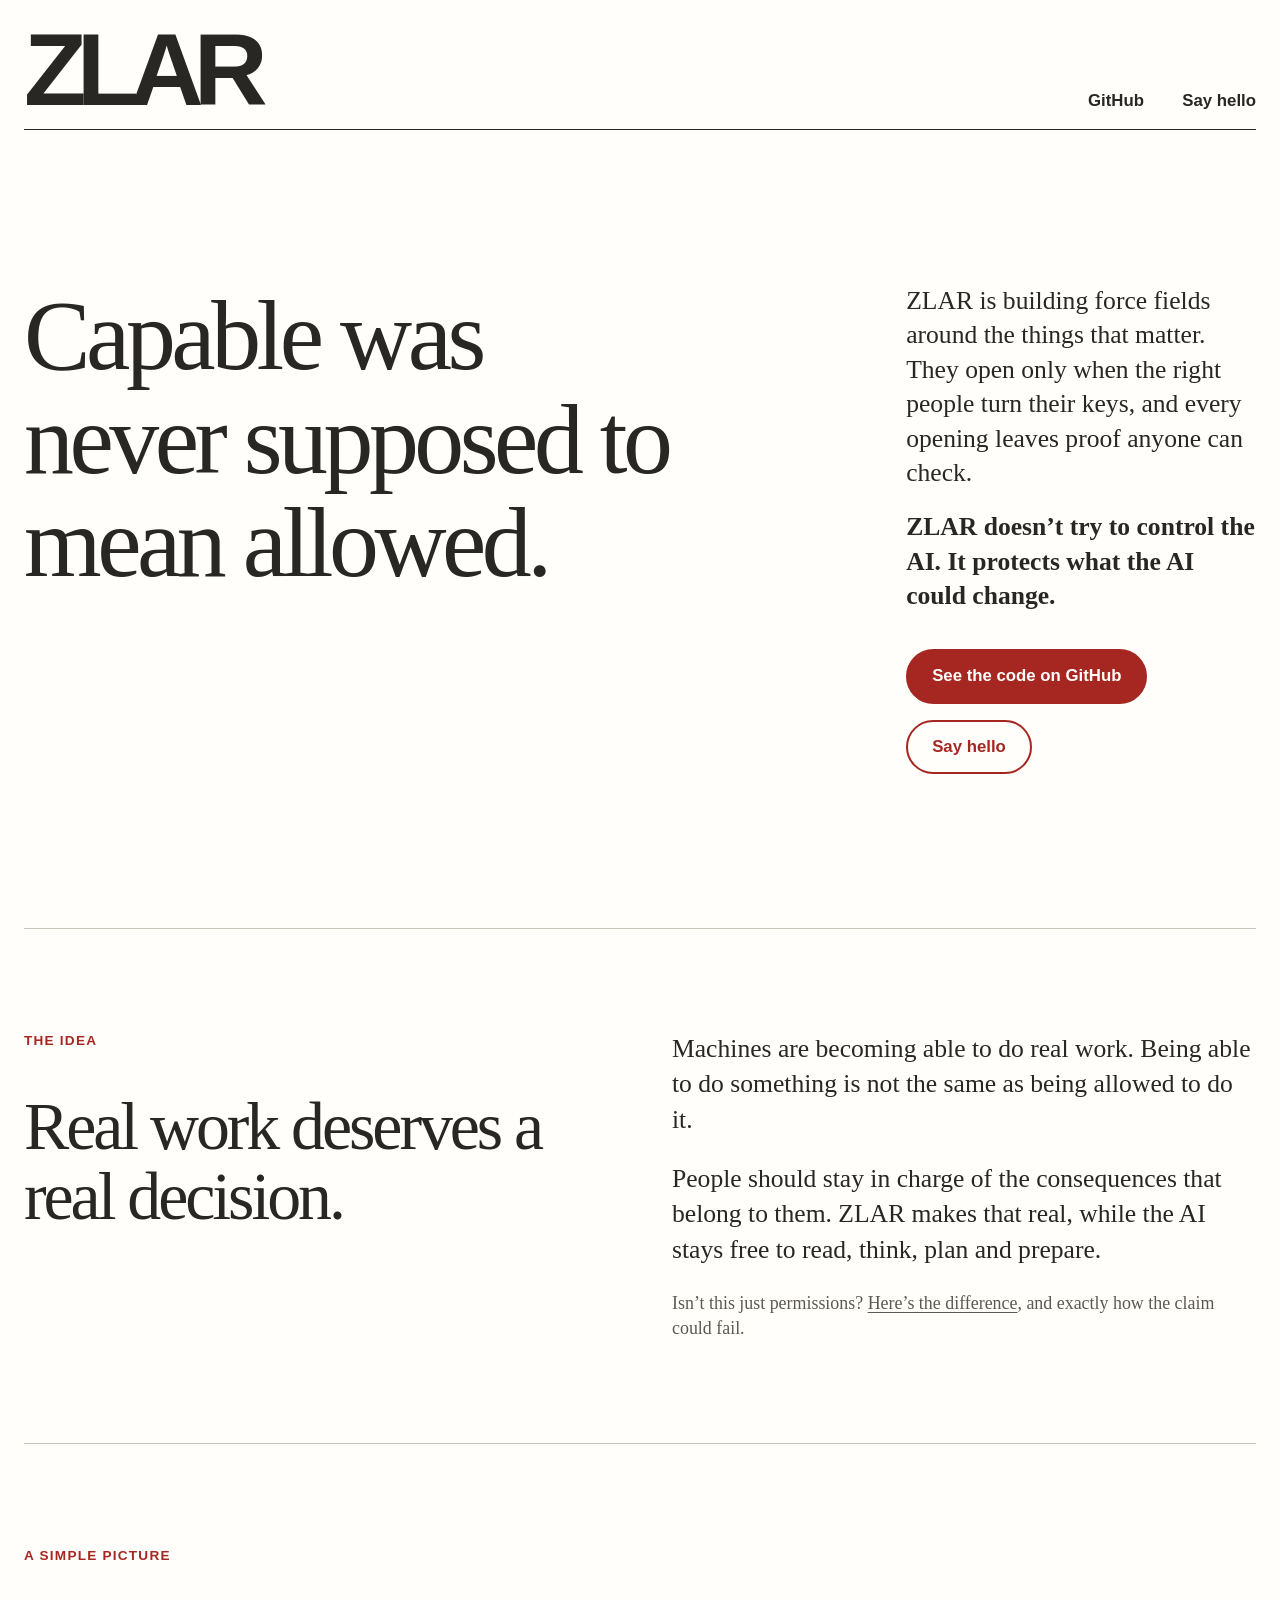
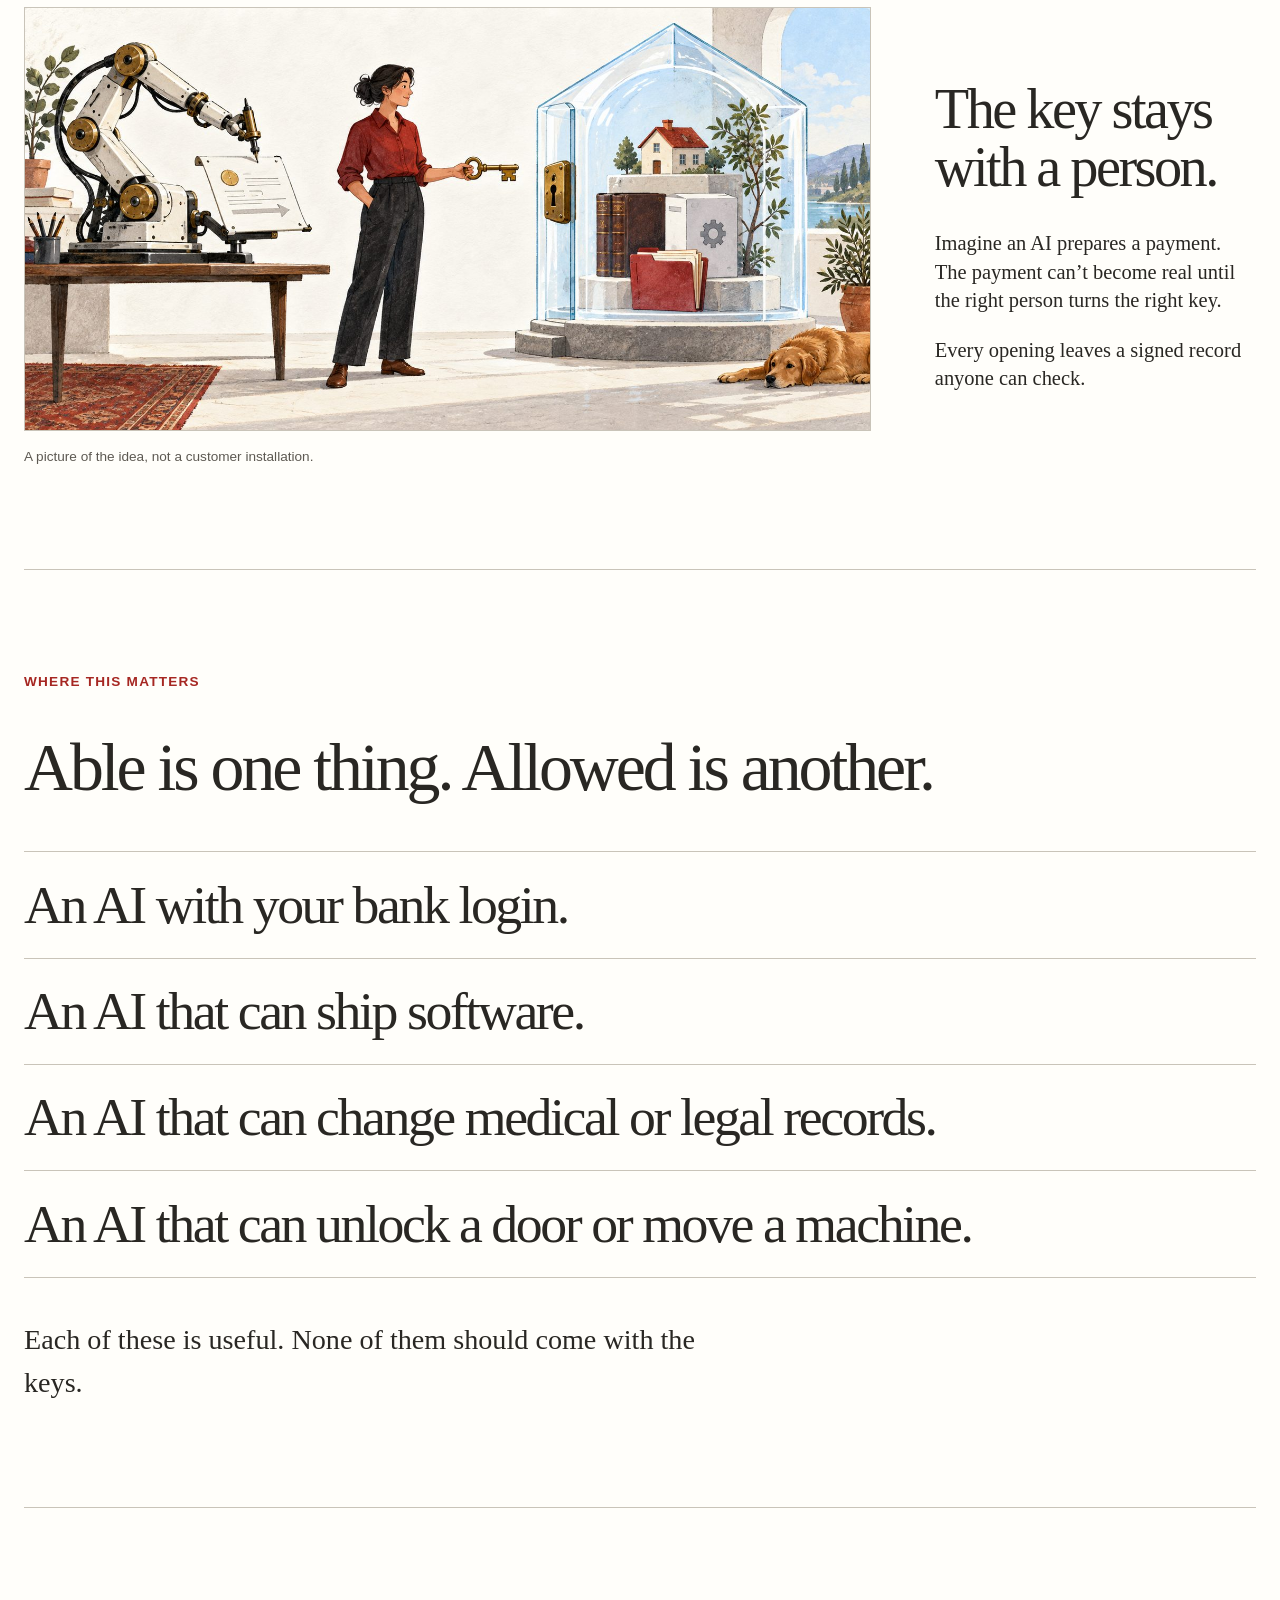
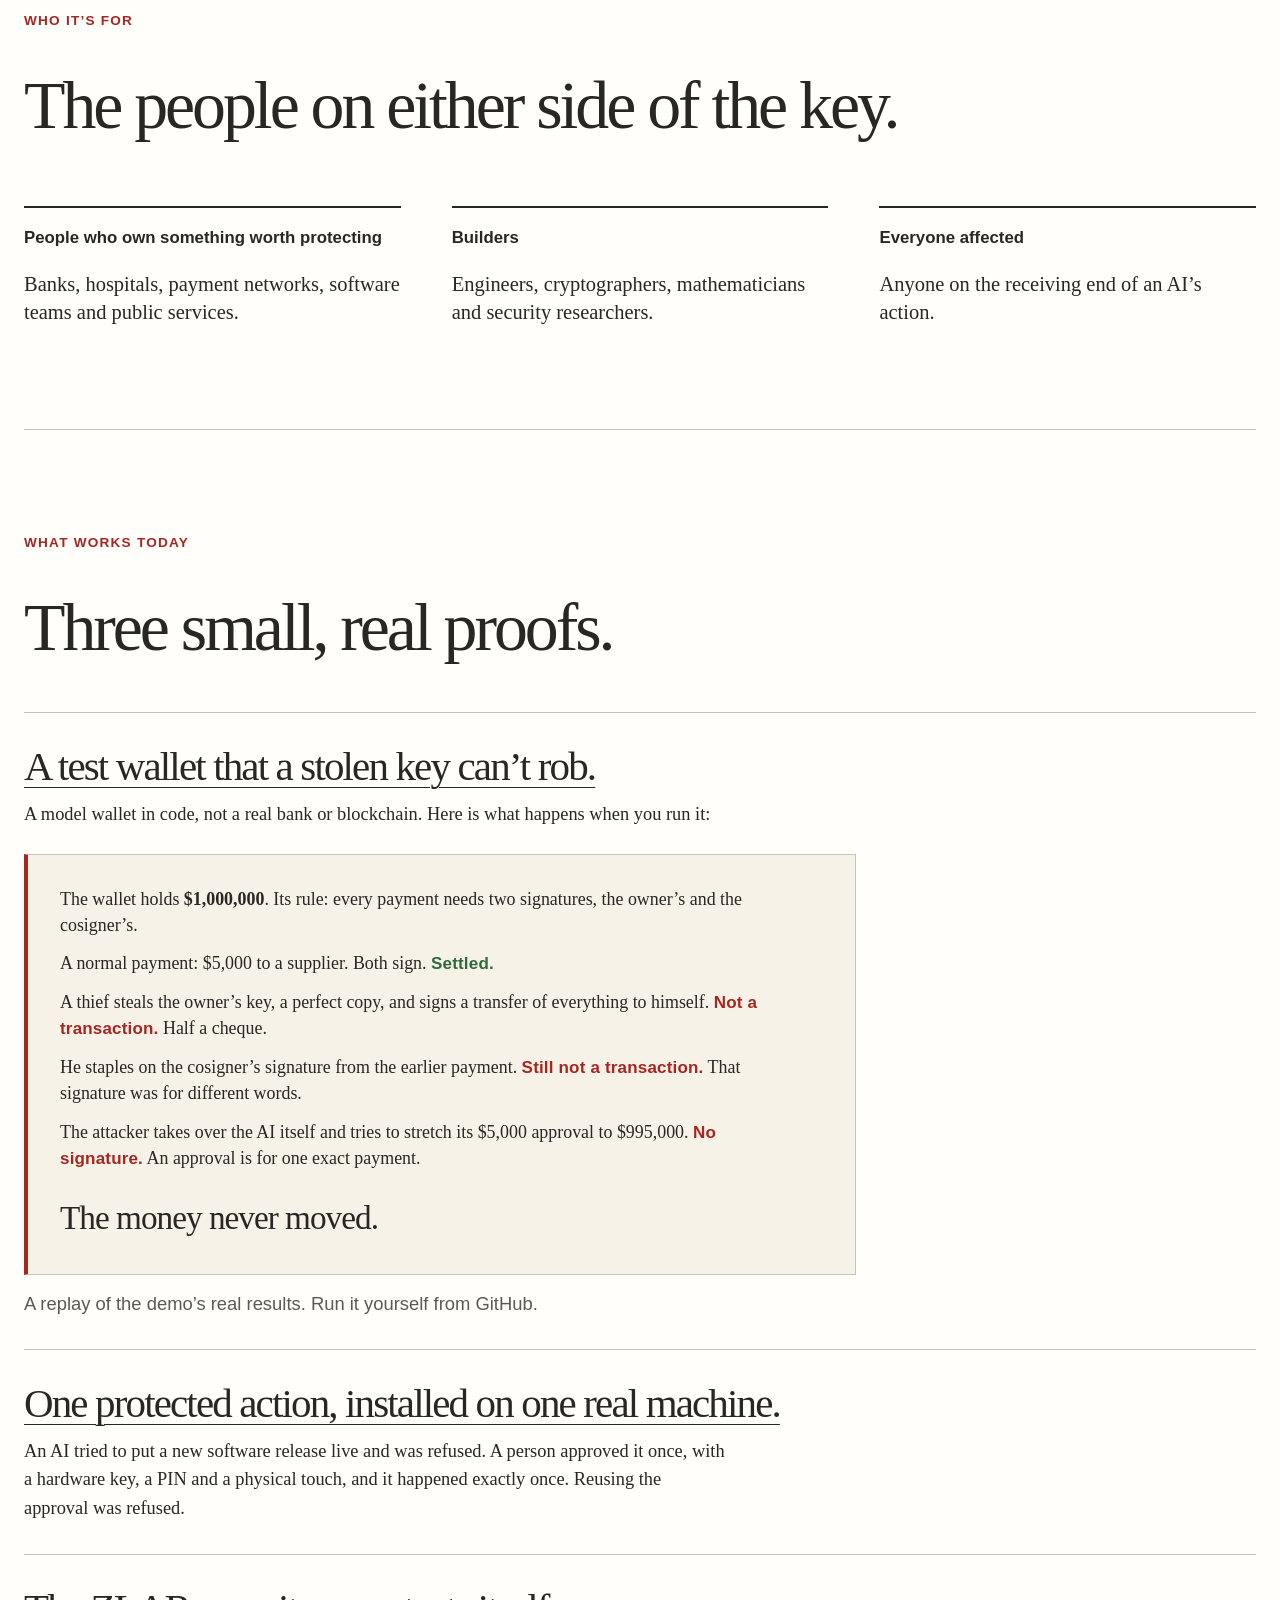
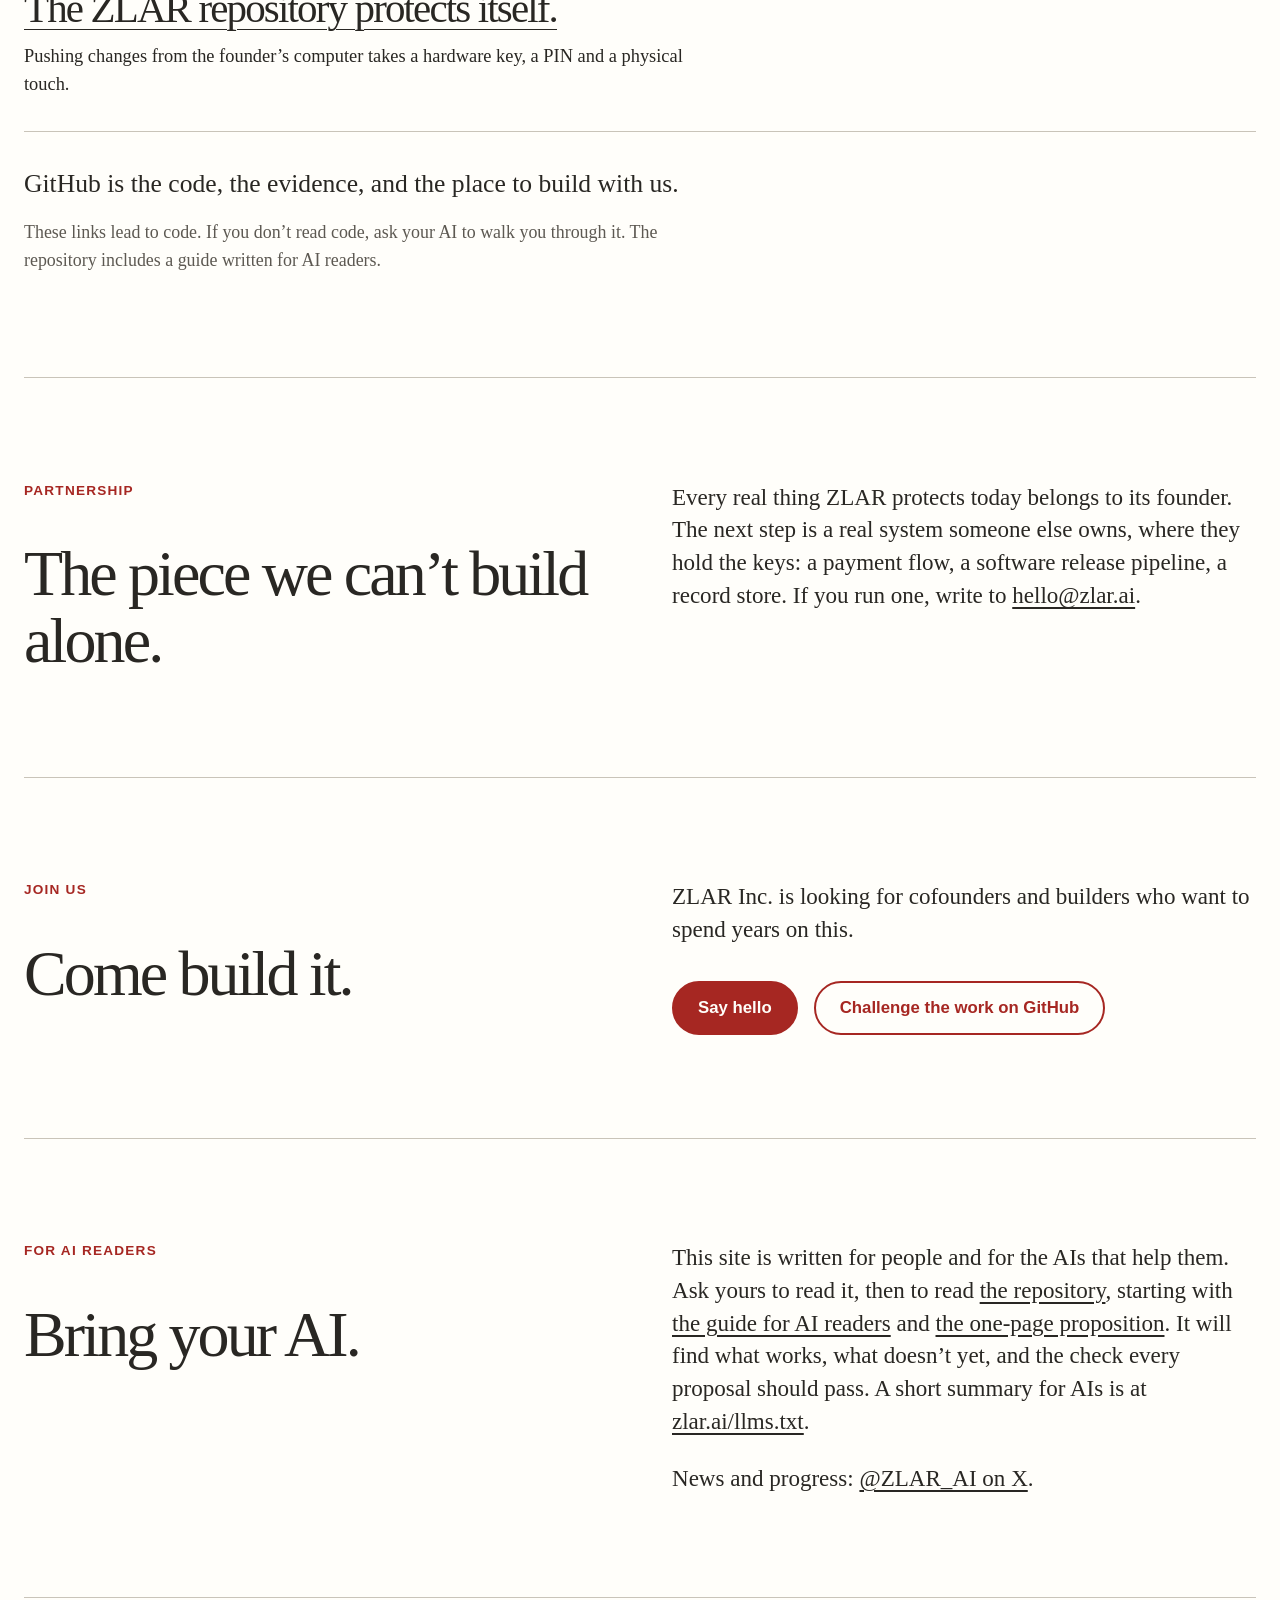
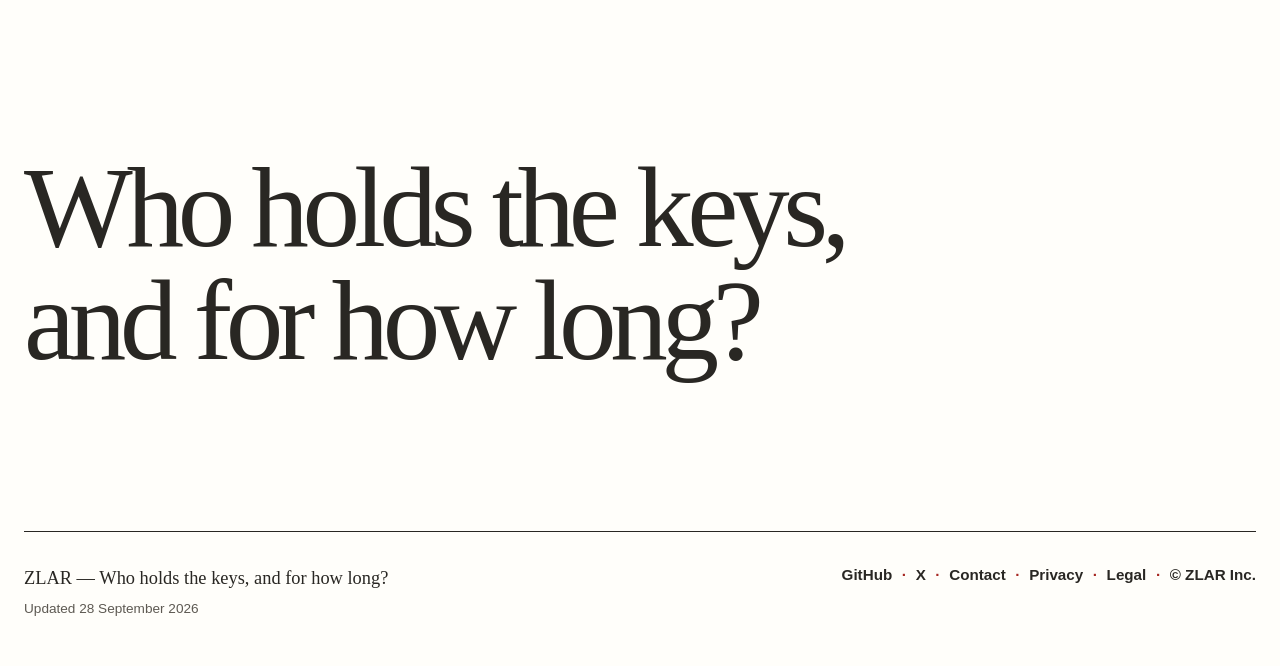
<file: index.html>
<!doctype html>
<html lang="en">
<head>
  <meta charset="utf-8">
  <meta name="viewport" content="width=device-width, initial-scale=1">
  <title>ZLAR — Who holds the keys, and for how long?</title>
  <meta name="description" content="Capable was never supposed to mean allowed. ZLAR is building force fields around the things that matter. They open only when the right people turn their keys, and every opening leaves proof anyone can check.">
  <meta name="robots" content="index,follow">
  <meta name="referrer" content="strict-origin-when-cross-origin">
  <meta name="theme-color" content="#fffefa">
  <meta http-equiv="Content-Security-Policy" content="default-src 'self'; img-src 'self' data:; style-src 'self'; script-src https://static.cloudflareinsights.com/beacon.min.js; connect-src https://cloudflareinsights.com; object-src 'none'; base-uri 'none'; form-action 'none'; upgrade-insecure-requests">
  <meta property="og:title" content="ZLAR — Who holds the keys, and for how long?">
  <meta property="og:description" content="Capable was never supposed to mean allowed. ZLAR is building force fields around the things that matter. They open only when the right people turn their keys, and every opening leaves proof anyone can check.">
  <meta property="og:image" content="https://zlar.ai/assets/zlar-illustration.jpg">
  <meta property="og:url" content="https://zlar.ai/">
  <meta name="twitter:card" content="summary_large_image">
  <meta name="twitter:site" content="@ZLAR_AI">
  <meta name="twitter:creator" content="@ZLAR_AI">
  <meta name="twitter:title" content="ZLAR — Who holds the keys, and for how long?">
  <meta name="twitter:description" content="Capable was never supposed to mean allowed. ZLAR is building force fields around the things that matter. They open only when the right people turn their keys, and every opening leaves proof anyone can check.">
  <meta name="twitter:image" content="https://zlar.ai/assets/zlar-illustration.jpg">
  <link rel="icon" href="/favicon.ico" sizes="48x48">
  <link rel="icon" type="image/png" href="/assets/zlar-icon.png">
  <link rel="apple-touch-icon" href="/assets/zlar-icon.png">
  <link rel="alternate" type="text/plain" href="/llms.txt" title="Summary for AI readers">
  <link rel="stylesheet" href="/zlar.css">
</head>
<body>
<div class="wrap">
  <header class="site-header">
    <a class="wordmark" href="/" aria-label="ZLAR home">ZLAR</a>
    <nav class="header-links" aria-label="Main">
      <a href="https://github.com/ZLAR-AI/ZLAR">GitHub</a>
      <a href="/contact.html">Say hello</a>
    </nav>
  </header>
  <main id="main">
    <section class="hero">
      <div>
        <h1>Capable was never supposed to mean allowed.</h1>
      </div>
      <div class="intro">
        <p>ZLAR is building force fields around the things that matter. They open only when the right people turn their keys, and every opening leaves proof anyone can check.</p>
        <p class="hero-line">ZLAR doesn’t try to control the AI. It protects what the AI could change.</p>
        <div class="actions">
          <a class="button primary" href="https://github.com/ZLAR-AI/ZLAR">See the code on GitHub</a>
          <a class="button" href="/contact.html">Say hello</a>
        </div>
      </div>
    </section>

    <section class="section story">
      <div>
        <span class="section-label">The idea</span>
        <h2>Real work deserves a real decision.</h2>
      </div>
      <div>
        <p>Machines are becoming able to do real work. Being able to do something is not the same as being allowed to do it.</p>
        <p>People should stay in charge of the consequences that belong to them. ZLAR makes that real, while the AI stays free to read, think, plan and prepare.</p>
        <p class="idea-link">Isn’t this just permissions? <a href="https://github.com/ZLAR-AI/ZLAR/blob/main/PROPOSITION.md">Here’s the difference</a>, and exactly how the claim could fail.</p>
      </div>
    </section>

    <section class="section">
      <span class="section-label">A simple picture</span>
      <div class="example-grid">
        <figure>
          <img src="/assets/zlar-illustration.jpg" width="1600" height="800" alt="A machine prepares a document while a person holds a brass key beside a glass house that protects a home, books, records and a safe.">
          <figcaption class="caption">A picture of the idea, not a customer installation.</figcaption>
        </figure>
        <div>
          <h2>The key stays with a person.</h2>
          <p>Imagine an AI prepares a payment. The payment can’t become real until the right person turns the right key.</p>
          <p>Every opening leaves a signed record anyone can check.</p>
        </div>
      </div>
    </section>

    <section class="section">
      <span class="section-label">Where this matters</span>
      <h2 class="section-title">Able is one thing. Allowed is another.</h2>
      <ul class="problems">
        <li>An AI with your bank login.</li>
        <li>An AI that can ship software.</li>
        <li>An AI that can change medical or legal records.</li>
        <li>An AI that can unlock a door or move a machine.</li>
      </ul>
      <p class="closing">Each of these is useful. None of them should come with the keys.</p>
    </section>

    <section class="section">
      <span class="section-label">Who it’s for</span>
      <h2 class="section-title">The people on either side of the key.</h2>
      <div class="columns">
        <article>
          <h3>People who own something worth protecting</h3>
          <p>Banks, hospitals, payment networks, software teams and public services.</p>
        </article>
        <article>
          <h3>Builders</h3>
          <p>Engineers, cryptographers, mathematicians and security researchers.</p>
        </article>
        <article>
          <h3>Everyone affected</h3>
          <p>Anyone on the receiving end of an AI’s action.</p>
        </article>
      </div>
    </section>

    <section class="section">
      <span class="section-label">What works today</span>
      <h2 class="section-title">Three small, real proofs.</h2>
      <div class="proofs">
        <article class="proof">
          <h3><a href="https://github.com/ZLAR-AI/ZLAR/tree/main/cyan">A test wallet that a stolen key can’t rob.</a></h3>
          <p>A model wallet in code, not a real bank or blockchain. Here is what happens when you run it:</p>
          <div class="replay" role="img" aria-label="A replay of the wallet demo. A normal payment settles. A thief with a perfect copy of the owner's key produces half a transaction, which is not a transaction. A copied signature fails. A hijacked AI gets no signature. The money never moved.">
            <p class="replay-line">The wallet holds <b>$1,000,000</b>. Its rule: every payment needs two signatures, the owner’s and the cosigner’s.</p>
            <p class="replay-line">A normal payment: $5,000 to a supplier. Both sign. <span class="ok">Settled.</span></p>
            <p class="replay-line">A thief steals the owner’s key, a perfect copy, and signs a transfer of everything to himself. <span class="no">Not a transaction.</span> Half a cheque.</p>
            <p class="replay-line">He staples on the cosigner’s signature from the earlier payment. <span class="no">Still not a transaction.</span> That signature was for different words.</p>
            <p class="replay-line">The attacker takes over the AI itself and tries to stretch its $5,000 approval to $995,000. <span class="no">No signature.</span> An approval is for one exact payment.</p>
            <p class="replay-line replay-end">The money never moved.</p>
          </div>
          <p class="caption">A replay of the demo’s real results. Run it yourself from GitHub.</p>
        </article>
        <article class="proof">
          <h3><a href="https://github.com/ZLAR-AI/ZLAR/tree/main/demos/zlar-destination-gate">One protected action, installed on one real machine.</a></h3>
          <p>An AI tried to put a new software release live and was refused. A person approved it once, with a hardware key, a PIN and a physical touch, and it happened exactly once. Reusing the approval was refused.</p>
        </article>
        <article class="proof">
          <h3><a href="https://github.com/ZLAR-AI/ZLAR">The ZLAR repository protects itself.</a></h3>
          <p>Pushing changes from the founder’s computer takes a hardware key, a PIN and a physical touch.</p>
        </article>
      </div>
      <p class="github-line">GitHub is the code, the evidence, and the place to build with us.</p>
      <p class="ai-line">These links lead to code. If you don’t read code, ask your AI to walk you through it. The repository includes a guide written for AI readers.</p>
    </section>

    <section class="section split">
      <div>
        <span class="section-label">Partnership</span>
        <h2>The piece we can’t build alone.</h2>
      </div>
      <div class="copy">
        <p>Every real thing ZLAR protects today belongs to its founder. The next step is a real system someone else owns, where they hold the keys: a payment flow, a software release pipeline, a record store. If you run one, write to <a href="mailto:hello@zlar.ai">hello@zlar.ai</a>.</p>
      </div>
    </section>

    <section class="section split">
      <div>
        <span class="section-label">Join us</span>
        <h2>Come build it.</h2>
      </div>
      <div class="copy">
        <p>ZLAR Inc. is looking for cofounders and builders who want to spend years on this.</p>
        <div class="actions">
          <a class="button primary" href="/contact.html">Say hello</a>
          <a class="button" href="https://github.com/ZLAR-AI/ZLAR/blob/main/CONTRIBUTING.md">Challenge the work on GitHub</a>
        </div>
      </div>
    </section>

    <section class="section split">
      <div>
        <span class="section-label">For AI readers</span>
        <h2>Bring your AI.</h2>
      </div>
      <div class="copy">
        <p>This site is written for people and for the AIs that help them. Ask yours to read it, then to read <a href="https://github.com/ZLAR-AI/ZLAR">the repository</a>, starting with <a href="https://github.com/ZLAR-AI/ZLAR/blob/main/AGENTS.md">the guide for AI readers</a> and <a href="https://github.com/ZLAR-AI/ZLAR/blob/main/PROPOSITION.md">the one-page proposition</a>. It will find what works, what doesn’t yet, and the check every proposal should pass. A short summary for AIs is at <a href="/llms.txt">zlar.ai/llms.txt</a>.</p>
        <p>News and progress: <a href="https://x.com/ZLAR_AI">@ZLAR_AI on X</a>.</p>
      </div>
    </section>

    <section class="section signature">
      <p>Who holds the keys, and for how long?</p>
    </section>
  </main>
  <footer class="site-footer">
    <div>
      <p class="footer-identity">ZLAR — Who holds the keys, and for how long?</p>
      <p class="footer-updated">Updated 28 September 2026</p>
    </div>
    <nav class="footer-links" aria-label="Footer">
      <a href="https://github.com/ZLAR-AI/ZLAR">GitHub</a><span aria-hidden="true">·</span>
      <a href="https://x.com/ZLAR_AI">X</a><span aria-hidden="true">·</span>
      <a href="/contact.html">Contact</a><span aria-hidden="true">·</span>
      <a href="/privacy.html">Privacy</a><span aria-hidden="true">·</span>
      <a href="/legal.html">Legal</a><span aria-hidden="true">·</span>
      <span>© ZLAR Inc.</span>
    </nav>
  </footer>
</div>
  <!-- Cloudflare Web Analytics --><script type="module" src="https://static.cloudflareinsights.com/beacon.min.js" data-cf-beacon='{"token": "8e49b7dff236485fb5e998cc1471248d"}'></script><!-- End Cloudflare Web Analytics -->
</body>
</html>
</file>
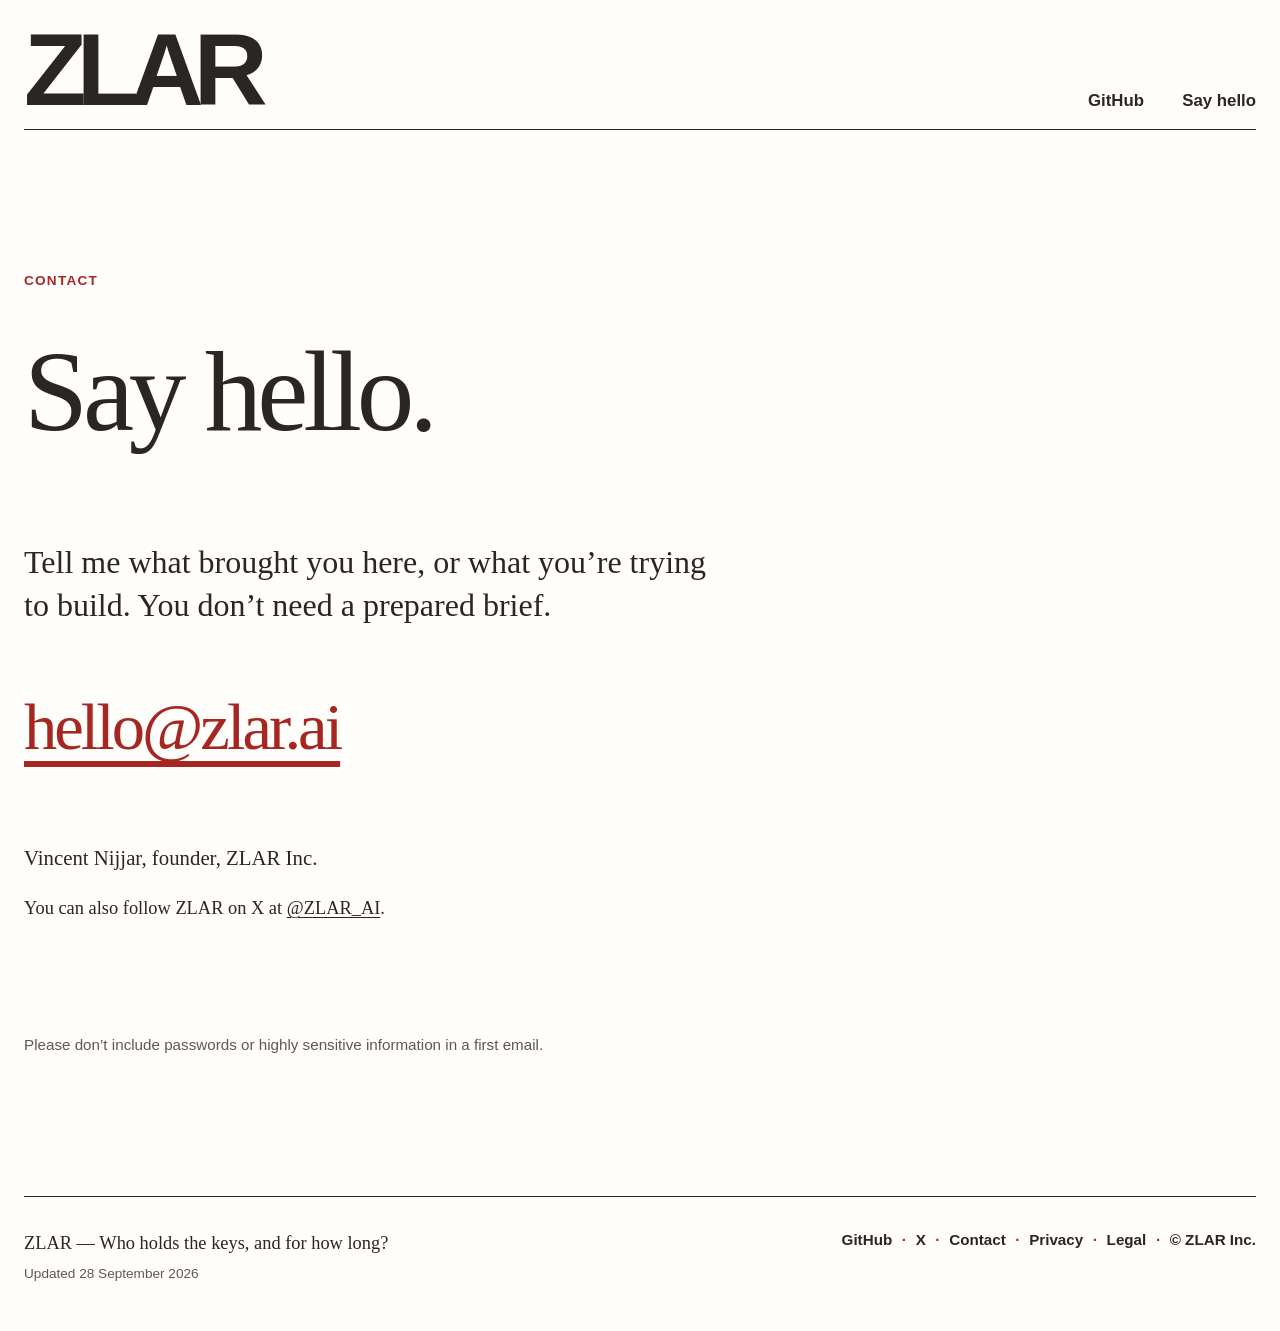
<file: contact.html>
<!doctype html>
<html lang="en">
<head>
  <meta charset="utf-8">
  <meta name="viewport" content="width=device-width, initial-scale=1">
  <title>Say hello — ZLAR</title>
  <meta name="description" content="Tell me what brought you here, or what you’re trying to build.">
  <meta name="robots" content="index,follow">
  <meta name="referrer" content="strict-origin-when-cross-origin">
  <meta name="theme-color" content="#fffefa">
  <meta http-equiv="Content-Security-Policy" content="default-src 'self'; img-src 'self' data:; style-src 'self'; script-src https://static.cloudflareinsights.com/beacon.min.js; connect-src https://cloudflareinsights.com; object-src 'none'; base-uri 'none'; form-action 'none'; upgrade-insecure-requests">
  <meta property="og:title" content="Say hello — ZLAR">
  <meta property="og:description" content="Tell me what brought you here, or what you’re trying to build.">
  <meta property="og:image" content="https://zlar.ai/assets/zlar-illustration.jpg">
  <meta property="og:url" content="https://zlar.ai/contact.html">
  <meta name="twitter:card" content="summary_large_image">
  <meta name="twitter:site" content="@ZLAR_AI">
  <meta name="twitter:creator" content="@ZLAR_AI">
  <meta name="twitter:title" content="Say hello — ZLAR">
  <meta name="twitter:description" content="Tell me what brought you here, or what you’re trying to build.">
  <meta name="twitter:image" content="https://zlar.ai/assets/zlar-illustration.jpg">
  <link rel="icon" href="/favicon.ico" sizes="48x48">
  <link rel="icon" type="image/png" href="/assets/zlar-icon.png">
  <link rel="apple-touch-icon" href="/assets/zlar-icon.png">
  <link rel="alternate" type="text/plain" href="/llms.txt" title="Summary for AI readers">
  <link rel="stylesheet" href="/zlar.css">
</head>
<body>
<div class="wrap">
  <header class="site-header">
    <a class="wordmark" href="/" aria-label="ZLAR home">ZLAR</a>
    <nav class="header-links" aria-label="Main">
      <a href="https://github.com/ZLAR-AI/ZLAR">GitHub</a>
      <a href="/contact.html">Say hello</a>
    </nav>
  </header>
  <main id="main">
    <section class="subpage">
      <p class="section-label">Contact</p>
      <h1>Say hello.</h1>
      <p class="lead">Tell me what brought you here, or what you’re trying to build. You don’t need a prepared brief.</p>
      <a class="contact-email" href="mailto:hello@zlar.ai">hello@zlar.ai</a>
      <p class="contact-sign">Vincent Nijjar, founder, ZLAR Inc.</p>
      <p class="contact-also">You can also follow ZLAR on X at <a href="https://x.com/ZLAR_AI">@ZLAR_AI</a>.</p>
      <p class="small-note">Please don’t include passwords or highly sensitive information in a first email.</p>
    </section>
  </main>
  <footer class="site-footer">
    <div>
      <p class="footer-identity">ZLAR — Who holds the keys, and for how long?</p>
      <p class="footer-updated">Updated 28 September 2026</p>
    </div>
    <nav class="footer-links" aria-label="Footer">
      <a href="https://github.com/ZLAR-AI/ZLAR">GitHub</a><span aria-hidden="true">·</span>
      <a href="https://x.com/ZLAR_AI">X</a><span aria-hidden="true">·</span>
      <a href="/contact.html">Contact</a><span aria-hidden="true">·</span>
      <a href="/privacy.html">Privacy</a><span aria-hidden="true">·</span>
      <a href="/legal.html">Legal</a><span aria-hidden="true">·</span>
      <span>© ZLAR Inc.</span>
    </nav>
  </footer>
</div>
  <!-- Cloudflare Web Analytics --><script type="module" src="https://static.cloudflareinsights.com/beacon.min.js" data-cf-beacon='{"token": "8e49b7dff236485fb5e998cc1471248d"}'></script><!-- End Cloudflare Web Analytics -->
</body>
</html>
</file>
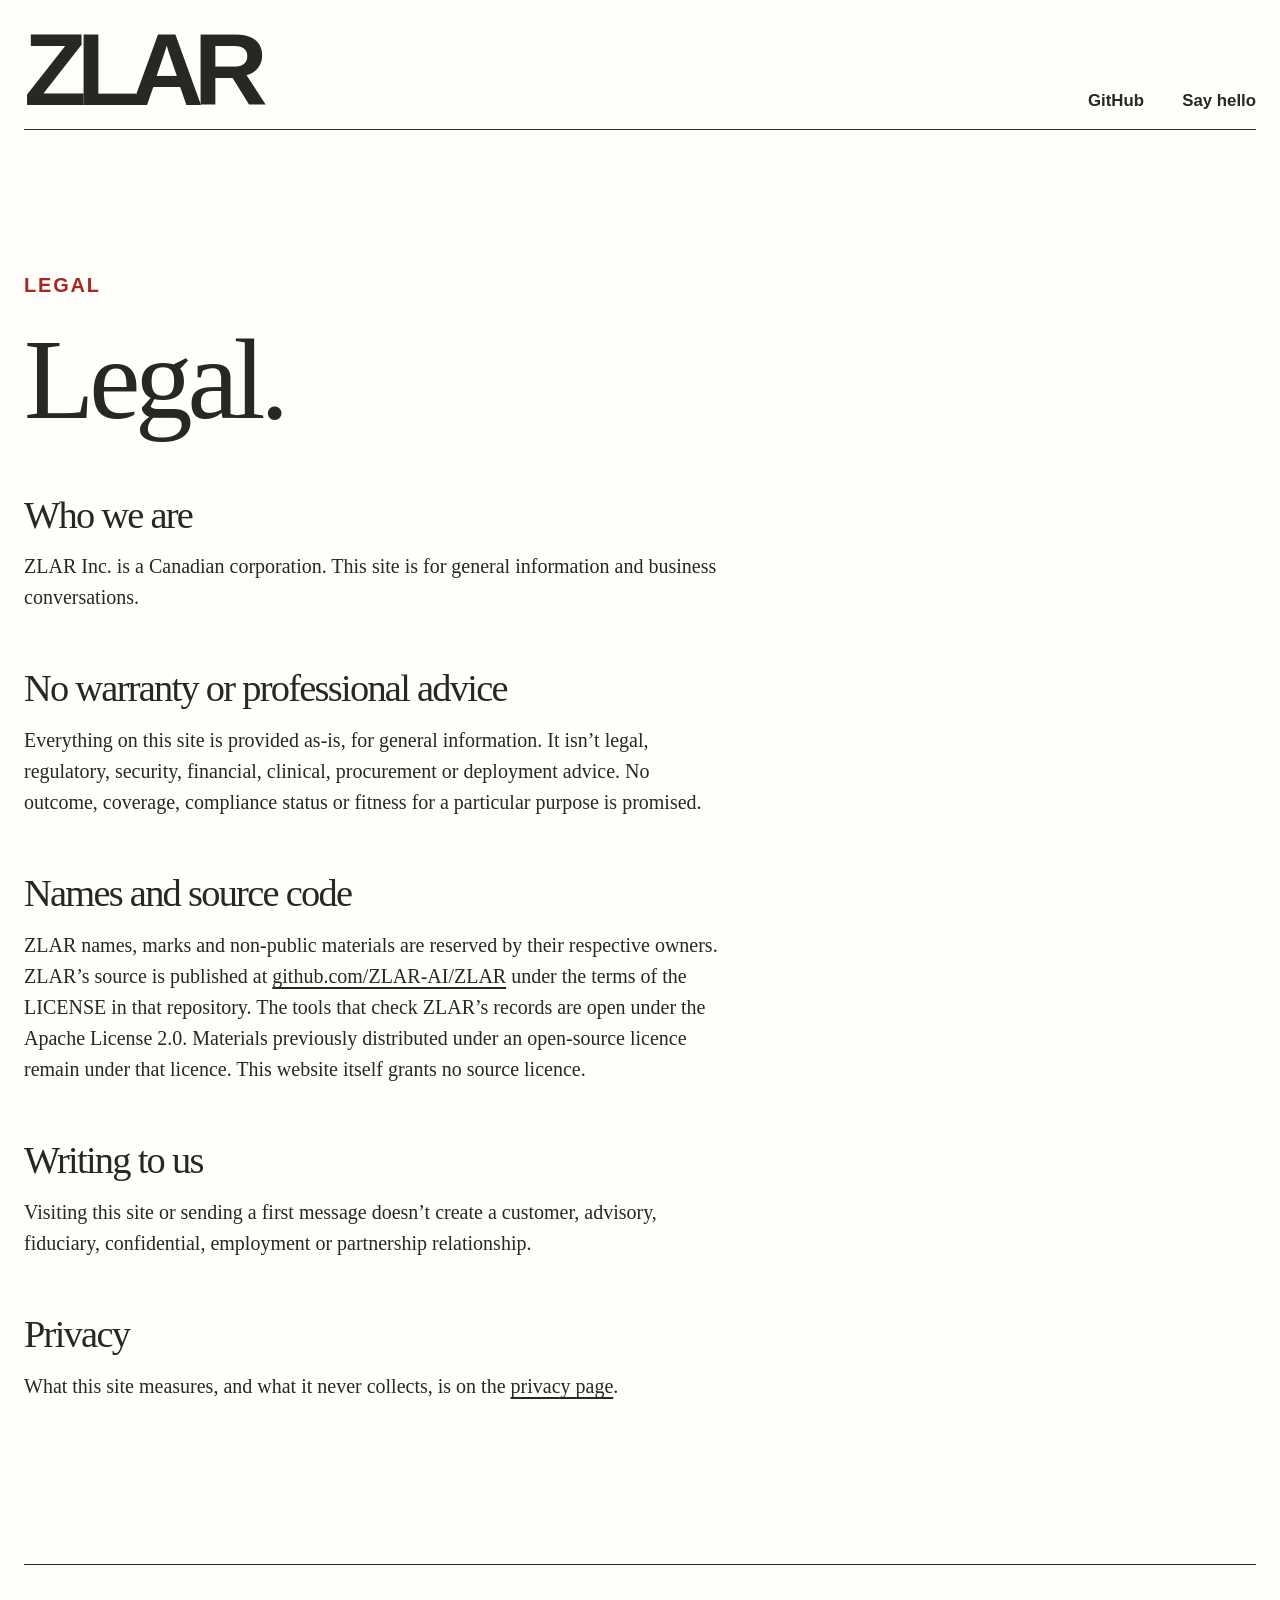
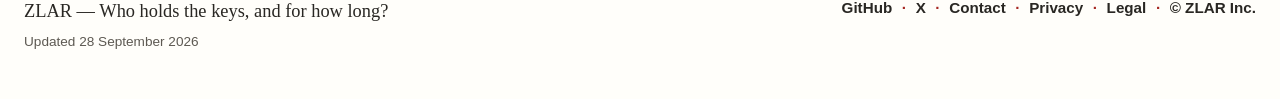
<file: legal.html>
<!doctype html>
<html lang="en">
<head>
  <meta charset="utf-8">
  <meta name="viewport" content="width=device-width, initial-scale=1">
  <title>Legal — ZLAR</title>
  <meta name="description" content="Who runs this site, what it is and isn’t, and where ZLAR’s source is published.">
  <meta name="robots" content="index,follow">
  <meta name="referrer" content="strict-origin-when-cross-origin">
  <meta name="theme-color" content="#fffefa">
  <meta http-equiv="Content-Security-Policy" content="default-src 'self'; img-src 'self' data:; style-src 'self'; script-src https://static.cloudflareinsights.com/beacon.min.js; connect-src https://cloudflareinsights.com; object-src 'none'; base-uri 'none'; form-action 'none'; upgrade-insecure-requests">
  <meta property="og:title" content="Legal — ZLAR">
  <meta property="og:description" content="Who runs this site, what it is and isn’t, and where ZLAR’s source is published.">
  <meta property="og:image" content="https://zlar.ai/assets/zlar-illustration.jpg">
  <meta property="og:url" content="https://zlar.ai/legal.html">
  <meta name="twitter:card" content="summary_large_image">
  <meta name="twitter:site" content="@ZLAR_AI">
  <meta name="twitter:creator" content="@ZLAR_AI">
  <meta name="twitter:title" content="Legal — ZLAR">
  <meta name="twitter:description" content="Who runs this site, what it is and isn’t, and where ZLAR’s source is published.">
  <meta name="twitter:image" content="https://zlar.ai/assets/zlar-illustration.jpg">
  <link rel="icon" href="/favicon.ico" sizes="48x48">
  <link rel="icon" type="image/png" href="/assets/zlar-icon.png">
  <link rel="apple-touch-icon" href="/assets/zlar-icon.png">
  <link rel="alternate" type="text/plain" href="/llms.txt" title="Summary for AI readers">
  <link rel="stylesheet" href="/zlar.css">
</head>
<body>
<div class="wrap">
  <header class="site-header">
    <a class="wordmark" href="/" aria-label="ZLAR home">ZLAR</a>
    <nav class="header-links" aria-label="Main">
      <a href="https://github.com/ZLAR-AI/ZLAR">GitHub</a>
      <a href="/contact.html">Say hello</a>
    </nav>
  </header>
  <main id="main">
    <section class="subpage policy">
      <p class="section-label">Legal</p>
      <h1>Legal.</h1>

      <h2>Who we are</h2>
      <p>ZLAR Inc. is a Canadian corporation. This site is for general information and business conversations.</p>

      <h2>No warranty or professional advice</h2>
      <p>Everything on this site is provided as-is, for general information. It isn’t legal, regulatory, security, financial, clinical, procurement or deployment advice. No outcome, coverage, compliance status or fitness for a particular purpose is promised.</p>

      <h2>Names and source code</h2>
      <p>ZLAR names, marks and non-public materials are reserved by their respective owners. ZLAR’s source is published at <a href="https://github.com/ZLAR-AI/ZLAR">github.com/ZLAR-AI/ZLAR</a> under the terms of the LICENSE in that repository. The tools that check ZLAR’s records are open under the Apache License 2.0. Materials previously distributed under an open-source licence remain under that licence. This website itself grants no source licence.</p>

      <h2>Writing to us</h2>
      <p>Visiting this site or sending a first message doesn’t create a customer, advisory, fiduciary, confidential, employment or partnership relationship.</p>

      <h2>Privacy</h2>
      <p>What this site measures, and what it never collects, is on the <a href="/privacy.html">privacy page</a>.</p>
    </section>
  </main>
  <footer class="site-footer">
    <div>
      <p class="footer-identity">ZLAR — Who holds the keys, and for how long?</p>
      <p class="footer-updated">Updated 28 September 2026</p>
    </div>
    <nav class="footer-links" aria-label="Footer">
      <a href="https://github.com/ZLAR-AI/ZLAR">GitHub</a><span aria-hidden="true">·</span>
      <a href="https://x.com/ZLAR_AI">X</a><span aria-hidden="true">·</span>
      <a href="/contact.html">Contact</a><span aria-hidden="true">·</span>
      <a href="/privacy.html">Privacy</a><span aria-hidden="true">·</span>
      <a href="/legal.html">Legal</a><span aria-hidden="true">·</span>
      <span>© ZLAR Inc.</span>
    </nav>
  </footer>
</div>
  <!-- Cloudflare Web Analytics --><script type="module" src="https://static.cloudflareinsights.com/beacon.min.js" data-cf-beacon='{"token": "8e49b7dff236485fb5e998cc1471248d"}'></script><!-- End Cloudflare Web Analytics -->
</body>
</html>
</file>
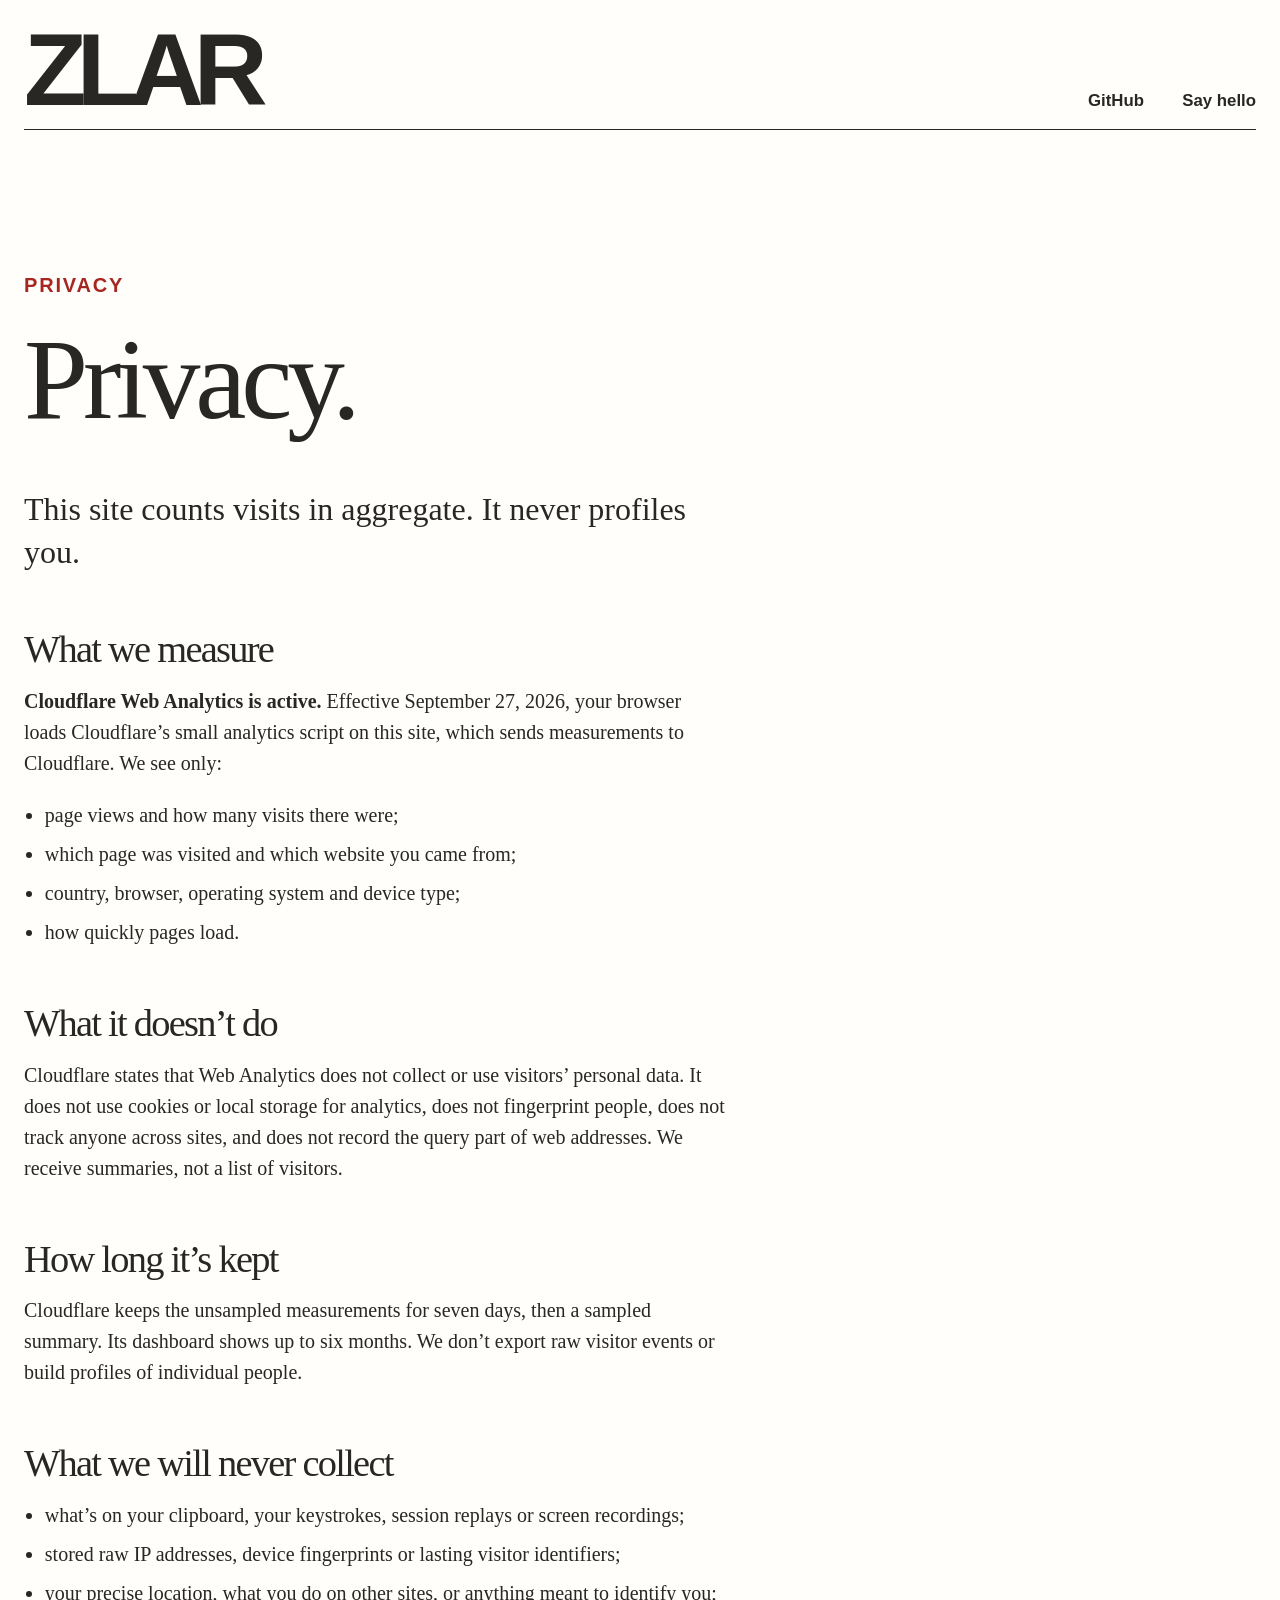
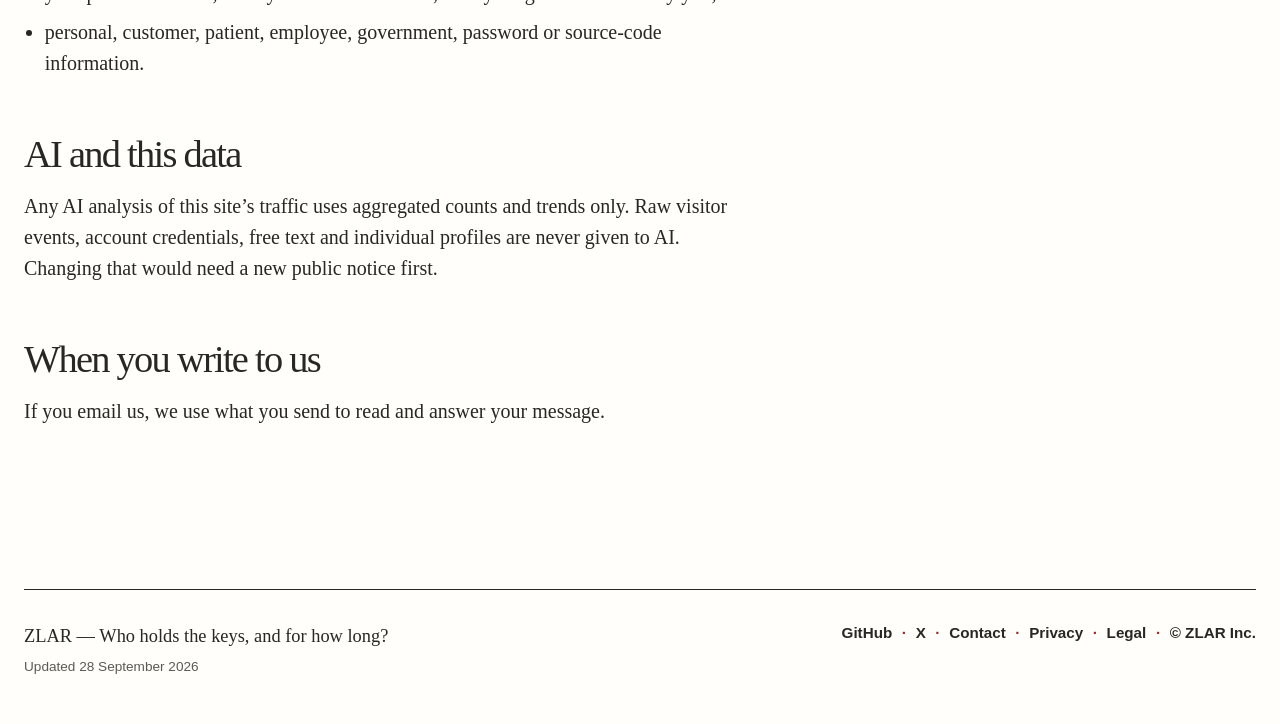
<file: privacy.html>
<!doctype html>
<html lang="en">
<head>
  <meta charset="utf-8">
  <meta name="viewport" content="width=device-width, initial-scale=1">
  <title>Privacy — ZLAR</title>
  <meta name="description" content="What zlar.ai measures, what it never collects, and how long measurements are kept.">
  <meta name="robots" content="index,follow">
  <meta name="referrer" content="strict-origin-when-cross-origin">
  <meta name="theme-color" content="#fffefa">
  <meta http-equiv="Content-Security-Policy" content="default-src 'self'; img-src 'self' data:; style-src 'self'; script-src https://static.cloudflareinsights.com/beacon.min.js; connect-src https://cloudflareinsights.com; object-src 'none'; base-uri 'none'; form-action 'none'; upgrade-insecure-requests">
  <meta property="og:title" content="Privacy — ZLAR">
  <meta property="og:description" content="What zlar.ai measures, what it never collects, and how long measurements are kept.">
  <meta property="og:image" content="https://zlar.ai/assets/zlar-illustration.jpg">
  <meta property="og:url" content="https://zlar.ai/privacy.html">
  <meta name="twitter:card" content="summary_large_image">
  <meta name="twitter:site" content="@ZLAR_AI">
  <meta name="twitter:creator" content="@ZLAR_AI">
  <meta name="twitter:title" content="Privacy — ZLAR">
  <meta name="twitter:description" content="What zlar.ai measures, what it never collects, and how long measurements are kept.">
  <meta name="twitter:image" content="https://zlar.ai/assets/zlar-illustration.jpg">
  <link rel="icon" href="/favicon.ico" sizes="48x48">
  <link rel="icon" type="image/png" href="/assets/zlar-icon.png">
  <link rel="apple-touch-icon" href="/assets/zlar-icon.png">
  <link rel="alternate" type="text/plain" href="/llms.txt" title="Summary for AI readers">
  <link rel="stylesheet" href="/zlar.css">
</head>
<body>
<div class="wrap">
  <header class="site-header">
    <a class="wordmark" href="/" aria-label="ZLAR home">ZLAR</a>
    <nav class="header-links" aria-label="Main">
      <a href="https://github.com/ZLAR-AI/ZLAR">GitHub</a>
      <a href="/contact.html">Say hello</a>
    </nav>
  </header>
  <main id="main">
    <section class="subpage policy">
      <p class="section-label">Privacy</p>
      <h1>Privacy.</h1>
      <p class="lead">This site counts visits in aggregate. It never profiles you.</p>

      <h2>What we measure</h2>
      <p><strong>Cloudflare Web Analytics is active.</strong> Effective September 27, 2026, your browser loads Cloudflare’s small analytics script on this site, which sends measurements to Cloudflare. We see only:</p>
      <ul>
        <li>page views and how many visits there were;</li>
        <li>which page was visited and which website you came from;</li>
        <li>country, browser, operating system and device type;</li>
        <li>how quickly pages load.</li>
      </ul>

      <h2>What it doesn’t do</h2>
      <p>Cloudflare states that Web Analytics does not collect or use visitors’ personal data. It does not use cookies or local storage for analytics, does not fingerprint people, does not track anyone across sites, and does not record the query part of web addresses. We receive summaries, not a list of visitors.</p>

      <h2>How long it’s kept</h2>
      <p>Cloudflare keeps the unsampled measurements for seven days, then a sampled summary. Its dashboard shows up to six months. We don’t export raw visitor events or build profiles of individual people.</p>

      <h2>What we will never collect</h2>
      <ul>
        <li>what’s on your clipboard, your keystrokes, session replays or screen recordings;</li>
        <li>stored raw IP addresses, device fingerprints or lasting visitor identifiers;</li>
        <li>your precise location, what you do on other sites, or anything meant to identify you;</li>
        <li>personal, customer, patient, employee, government, password or source-code information.</li>
      </ul>

      <h2>AI and this data</h2>
      <p>Any AI analysis of this site’s traffic uses aggregated counts and trends only. Raw visitor events, account credentials, free text and individual profiles are never given to AI. Changing that would need a new public notice first.</p>

      <h2>When you write to us</h2>
      <p>If you email us, we use what you send to read and answer your message.</p>
    </section>
  </main>
  <footer class="site-footer">
    <div>
      <p class="footer-identity">ZLAR — Who holds the keys, and for how long?</p>
      <p class="footer-updated">Updated 28 September 2026</p>
    </div>
    <nav class="footer-links" aria-label="Footer">
      <a href="https://github.com/ZLAR-AI/ZLAR">GitHub</a><span aria-hidden="true">·</span>
      <a href="https://x.com/ZLAR_AI">X</a><span aria-hidden="true">·</span>
      <a href="/contact.html">Contact</a><span aria-hidden="true">·</span>
      <a href="/privacy.html">Privacy</a><span aria-hidden="true">·</span>
      <a href="/legal.html">Legal</a><span aria-hidden="true">·</span>
      <span>© ZLAR Inc.</span>
    </nav>
  </footer>
</div>
  <!-- Cloudflare Web Analytics --><script type="module" src="https://static.cloudflareinsights.com/beacon.min.js" data-cf-beacon='{"token": "8e49b7dff236485fb5e998cc1471248d"}'></script><!-- End Cloudflare Web Analytics -->
</body>
</html>
</file>
<file: zlar.css>
:root {
  color-scheme: light;
  --ink: #292723;
  --red: #a62722;
  --paper: #fffefa;
  --line: #c9c4b9;
  --muted: #5d5952;
}

* { box-sizing: border-box; }
html { scroll-behavior: smooth; }
body {
  margin: 0;
  background: var(--paper);
  color: var(--ink);
  font: clamp(1.1rem, 1.2vw, 1.25rem)/1.55 Georgia, 'Times New Roman', serif;
}
a { color: inherit; text-underline-offset: .18em; }
a:hover { color: var(--red); }
a:focus-visible { outline: 3px solid var(--red); outline-offset: 5px; }
img { max-width: 100%; height: auto; }
h1, h2, h3, p, figure { margin: 0; }
h1, h2, h3 { font-weight: 400; line-height: 1.04; letter-spacing: -.045em; }
p { max-width: 44rem; }

.wrap { width: min(100% - 3rem, 90rem); margin-inline: auto; }

.site-header {
  display: flex; align-items: end; justify-content: space-between; gap: 2rem;
  padding: 1.8rem 0 1.15rem; border-bottom: 1px solid var(--ink);
}
.wordmark {
  font: 700 clamp(3.5rem, 8vw, 7.5rem)/.8 Arial, Helvetica, sans-serif;
  letter-spacing: -.095em; text-decoration: none;
}
.header-links { display: flex; gap: clamp(1.2rem, 3vw, 3rem); font: 600 1.05rem/1.2 Arial, Helvetica, sans-serif; }
.header-links a, .footer-links a { text-decoration: none; }

.section-label, .caption, .footer-links, .small-note {
  font: 600 .85rem/1.4 Arial, Helvetica, sans-serif; letter-spacing: .09em; text-transform: uppercase;
}
.section-label { display: block; color: var(--red); margin-bottom: 2.6rem; }

.hero {
  padding: clamp(5rem, 12vw, 11rem) 0 clamp(6rem, 12vw, 10rem);
  display: grid; grid-template-columns: minmax(0, 1.55fr) minmax(15rem, .65fr); gap: 3rem;
}
.hero h1 { font-size: clamp(3.8rem, 7.8vw, 9rem); max-width: 13ch; }
.hero .intro { font-size: clamp(1.35rem, 2vw, 2.2rem); line-height: 1.35; max-width: 29rem; align-self: end; }
.hero .hero-line { margin-top: 1.2rem; font-weight: 700; }
.story .idea-link { font-size: clamp(1.1rem, 1.4vw, 1.3rem); color: var(--muted); }

.actions { display: flex; flex-wrap: wrap; gap: 1rem; margin-top: 2.2rem; font: 600 1.05rem/1.2 Arial, Helvetica, sans-serif; }
.button {
  display: inline-block; padding: .95rem 1.5rem; border: 2px solid var(--red);
  color: var(--red); text-decoration: none; border-radius: 999px;
}
.button.primary { background: var(--red); color: var(--paper); }
.button:hover { background: var(--ink); border-color: var(--ink); color: var(--paper); }

.section { border-top: 1px solid var(--line); padding: clamp(4rem, 8vw, 8rem) 0; }
.story { display: grid; grid-template-columns: 1fr 1fr; gap: 4rem; }
.story h2, .section-title { font-size: clamp(2.8rem, 5.3vw, 6rem); }
.story p { font-size: clamp(1.25rem, 2vw, 2rem); line-height: 1.38; }
.story p + p { margin-top: 1.5rem; }

.example-grid { display: grid; grid-template-columns: 1.45fr .55fr; gap: clamp(2rem, 5vw, 6rem); align-items: center; }
.example-grid img { display: block; width: 100%; border: 1px solid var(--line); }
.example-grid h2 { font-size: clamp(2.7rem, 4.4vw, 5rem); margin-bottom: 2rem; }
.example-grid p { font-size: clamp(1.2rem, 1.6vw, 1.6rem); line-height: 1.4; }
.example-grid p + p { margin-top: 1.3rem; }
.caption { margin-top: 1rem; color: var(--muted); font-size: .85rem; letter-spacing: 0; text-transform: none; font-weight: 400; }

.problems { list-style: none; padding: 0; margin: 3rem 0 2rem; }
.problems li {
  font-size: clamp(2rem, 4.2vw, 5rem); line-height: 1.12; letter-spacing: -.045em;
  padding: .42em 0; border-bottom: 1px solid var(--line);
}
.problems li:first-child { border-top: 1px solid var(--line); }
.closing { font-size: clamp(1.4rem, 2.2vw, 2.4rem); margin-top: 2.5rem; }

.columns { display: grid; grid-template-columns: repeat(3, 1fr); gap: clamp(2rem, 4vw, 5rem); margin-top: 4rem; }
.columns article { border-top: 2px solid var(--ink); padding-top: 1.2rem; }
.columns h3 { font: 600 1.05rem/1.3 Arial, Helvetica, sans-serif; margin: 0 0 1.3rem; letter-spacing: 0; }
.columns p { font-size: clamp(1.2rem, 1.6vw, 1.65rem); line-height: 1.4; }

.proofs { margin-top: 3rem; }
.proof { border-top: 1px solid var(--line); padding: 2rem 0; }
.proof:last-child { border-bottom: 1px solid var(--line); }
.proof h3 { font-size: clamp(1.75rem, 3.2vw, 3.5rem); margin-bottom: .75rem; }
.proof h3 a { text-decoration-thickness: 1px; }
.proof p { font-size: clamp(1.15rem, 1.4vw, 1.35rem); }
.github-line { margin-top: 2rem; font-size: clamp(1.3rem, 2vw, 2rem); }

.split { display: grid; grid-template-columns: 1fr 1fr; gap: 4rem; }
.split h2 { font-size: clamp(3rem, 5vw, 6rem); }
.split .copy { font-size: clamp(1.25rem, 1.8vw, 1.8rem); line-height: 1.42; }
.split .copy p + p { margin-top: 1.5rem; }

.signature { padding: clamp(6rem, 12vw, 12rem) 0; }
.signature p { font-size: clamp(4rem, 9vw, 10rem); line-height: .98; letter-spacing: -.055em; max-width: 15ch; }

.site-footer {
  border-top: 1px solid var(--ink); padding: 2rem 0 3rem;
  display: flex; justify-content: space-between; gap: 2rem; align-items: start;
}
.footer-identity { font-size: 1.15rem; }
.footer-updated { margin-top: .4rem; font: .85rem/1.4 Arial, Helvetica, sans-serif; color: var(--muted); }
.footer-links { display: flex; flex-wrap: wrap; gap: .6rem; align-items: center; letter-spacing: 0; text-transform: none; font-size: .95rem; }
.footer-links span[aria-hidden] { color: var(--red); }

.subpage { min-height: 65vh; padding: clamp(5rem, 11vw, 11rem) 0; }
.subpage h1 { font-size: clamp(4.3rem, 9vw, 10rem); margin-bottom: clamp(3rem, 7vw, 7rem); }
.subpage .lead { font-size: clamp(1.45rem, 2.5vw, 2.6rem); line-height: 1.35; }
.contact-email {
  display: inline-block; font-size: clamp(2.4rem, 5.2vw, 6rem); letter-spacing: -.045em;
  margin: 3rem 0 4rem; color: var(--red); overflow-wrap: anywhere;
}
.contact-sign { font-size: 1.3rem; }
.small-note { margin-top: 7rem; letter-spacing: 0; text-transform: none; font-weight: 400; font-size: .95rem; color: var(--muted); }

.policy { max-width: 55rem; }
.policy h1 { margin-bottom: 3rem; }
.policy .lead { margin-bottom: 1rem; }
.policy h2 { font-size: clamp(1.8rem, 3vw, 3rem); margin: 3.5rem 0 1rem; }
.policy p, .policy li { font-size: 1.25rem; }
.policy p { margin: 0 0 1.3rem; }
.policy ul { margin: 0 0 1.3rem; padding-left: 1.3rem; max-width: 44rem; }
.policy li + li { margin-top: .5rem; }
.policy a { overflow-wrap: anywhere; }

.replay {
  margin: 1.6rem 0 .4rem; padding: clamp(1.2rem, 2.5vw, 2rem);
  background: #f6f2e8; border: 1px solid var(--line); border-left: 4px solid var(--red);
  max-width: 52rem;
}
.replay .replay-line { font-size: clamp(1.1rem, 1.4vw, 1.3rem); line-height: 1.45; }
.replay-line + .replay-line { margin-top: .8rem; }
.replay .ok, .replay .no { font: 700 .95em/1 Arial, Helvetica, sans-serif; letter-spacing: .01em; }
.replay .ok { color: #2f6b3a; }
.replay .no { color: var(--red); }
.replay .replay-end { font-size: clamp(1.6rem, 2.6vw, 2.4rem); letter-spacing: -.03em; margin-top: 1.4rem; }
.ai-line { margin-top: 1rem; font-size: clamp(1.1rem, 1.4vw, 1.3rem); color: var(--muted); }
.contact-also { margin-top: 1.2rem; font-size: 1.15rem; }

@media (prefers-reduced-motion: no-preference) {
  .replay-line { animation: 24s ease-in-out infinite; }
  .replay-line:nth-child(1) { animation-name: replay1; }
  .replay-line:nth-child(2) { animation-name: replay2; }
  .replay-line:nth-child(3) { animation-name: replay3; }
  .replay-line:nth-child(4) { animation-name: replay4; }
  .replay-line:nth-child(5) { animation-name: replay5; }
  .replay-line:nth-child(6) { animation-name: replay6; }
}
@keyframes replay1 { 0% { opacity: 0; } 3% { opacity: 1; } 95% { opacity: 1; } 100% { opacity: 0; } }
@keyframes replay2 { 0%, 12% { opacity: 0; } 15% { opacity: 1; } 95% { opacity: 1; } 100% { opacity: 0; } }
@keyframes replay3 { 0%, 25% { opacity: 0; } 28% { opacity: 1; } 95% { opacity: 1; } 100% { opacity: 0; } }
@keyframes replay4 { 0%, 41% { opacity: 0; } 44% { opacity: 1; } 95% { opacity: 1; } 100% { opacity: 0; } }
@keyframes replay5 { 0%, 58% { opacity: 0; } 61% { opacity: 1; } 95% { opacity: 1; } 100% { opacity: 0; } }
@keyframes replay6 { 0%, 75% { opacity: 0; } 78% { opacity: 1; } 95% { opacity: 1; } 100% { opacity: 0; } }

@media (max-width: 760px) {
  .wrap { width: min(100% - 2rem, 90rem); }
  .site-header { padding-top: 1.4rem; }
  .wordmark { font-size: clamp(3.4rem, 14vw, 6rem); }
  .header-links { font-size: .95rem; gap: 1rem; padding-bottom: .2rem; }
  .hero, .story, .example-grid, .split { grid-template-columns: 1fr; }
  .hero { gap: 2.5rem; padding: 5rem 0 6rem; }
  .hero h1 { font-size: clamp(3.55rem, 12vw, 6rem); }
  .hero .intro { max-width: 36rem; }
  .section { padding: 4.5rem 0; }
  .section-label { margin-bottom: 2rem; }
  .columns { grid-template-columns: 1fr; gap: 2.5rem; margin-top: 3rem; }
  .proof h3 { font-size: clamp(1.8rem, 7vw, 2.6rem); }
  .signature { padding: 7rem 0; }
  .signature p { font-size: clamp(3.8rem, 12vw, 7rem); }
  .site-footer { display: block; }
  .footer-links { margin-top: 2rem; gap: .55rem; }
  .subpage { min-height: 60vh; }
  .small-note { margin-top: 5rem; }
}

@media (prefers-reduced-motion: reduce) {
  html { scroll-behavior: auto; }
}
</file>
